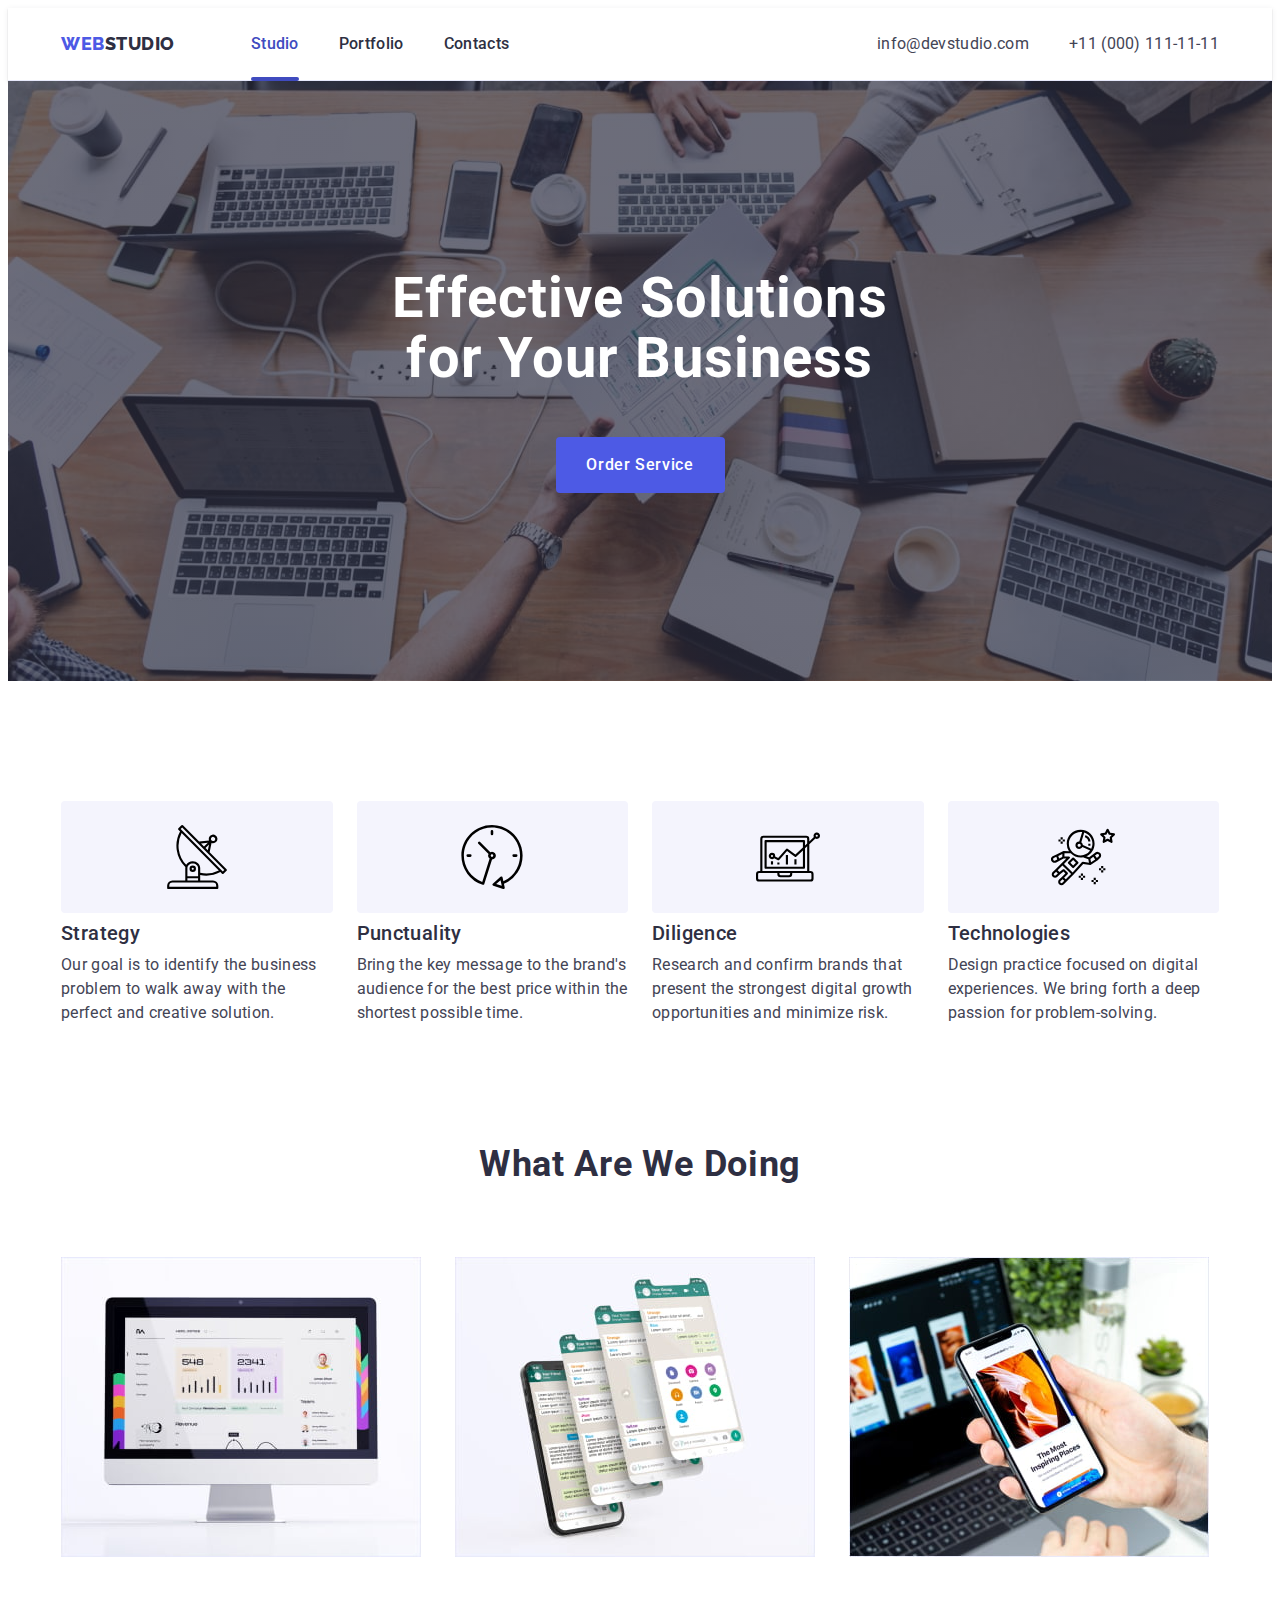
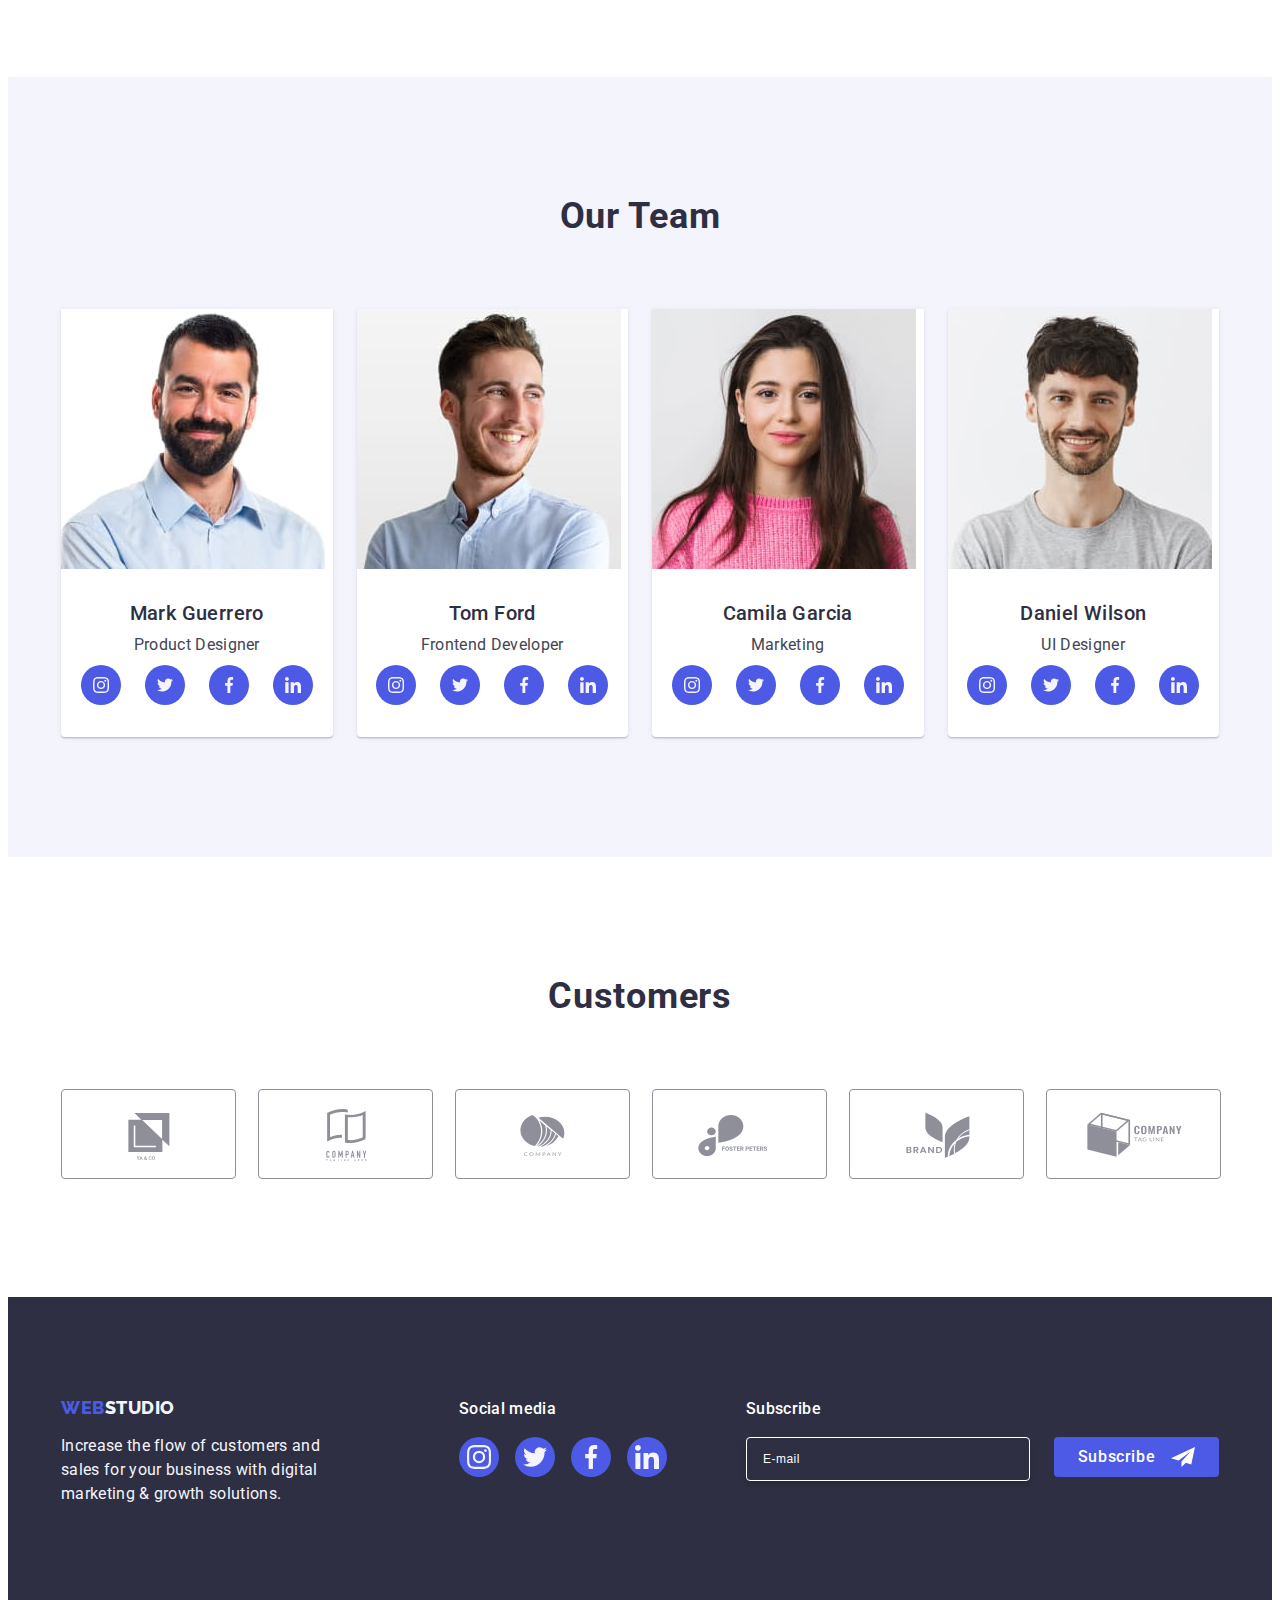
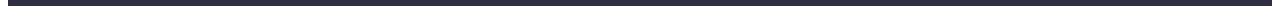
<file: index.html>
<!DOCTYPE html>
<html lang="en">
  <head>
    <meta charset="UTF-8" />
    <meta name="viewport" content="width=device-width, initial-scale=1.0" />
    <link rel="preconnect" href="https://fonts.googleapis.com" />
    <link rel="preconnect" href="https://fonts.gstatic.com" crossorigin />
    <link
      href="https://fonts.googleapis.com/css2?family=Raleway:wght@800&family=Roboto:wght@400;500;700&display=swap"
      rel="stylesheet"
    />
    <link
      rel="stylesheet"
      href="https://cdnjs.cloudflare.com/ajax/libs/modern-normalize/2.0.0/modern-normalize.min.css"
      integrity="sha512-4xo8blKMVCiXpTaLzQSLSw3KFOVPWhm/TRtuPVc4WG6kUgjH6J03IBuG7JZPkcWMxJ5huwaBpOpnwYElP/m6wg=="
      crossorigin="anonymous"
      referrerpolicy="no-referrer"
    />
    <link rel="stylesheet" href="./css/styles.css" />
    <title>WebStudio</title>
  </head>
  <body>
    <header class="header">
      <div class="nav-container container">
        <nav class="nav">
          <a class="logo link" href="./index.html"
            >Web<span class="logo-accent">Studio</span></a
          >
          <ul class="list">
            <li>
              <a class="link-nav link current" href="./index.html">Studio</a>
            </li>
            <li>
              <a class="link-nav link" href="./portfolio.html">Portfolio</a>
            </li>
            <li>
              <a class="link-nav link" href="">Contacts</a>
            </li>
          </ul>
        </nav>
        <address class="contact">
          <ul class="list">
            <li>
              <a class="contacts link" href="mailto:info@devstudio.com"
                >info@devstudio.com</a
              >
            </li>
            <li>
              <a class="contacts link" href="tel:+110001111111"
                >+11 (000) 111-11-11</a
              >
            </li>
          </ul>
        </address>
      </div>
    </header>
    <main>
      <section class="hero">
        <div class="container">
          <h1 class="hero-title">Effective Solutions for Your Business</h1>
          <button type="button" class="btn" data-modal-open>
            Order Service
          </button>
        </div>
      </section>
      <section class="features">
        <div class="container">
          <h2 class="visually-hidden">Features</h2>
          <ul class="features-list list">
            <li class="feature">
              <div class="icon-container">
                <svg class="feature-icon" width="64" height="64">
                  <use href="./images/icons.svg#icon-antenna"></use>
                </svg>
              </div>
              <h3 class="features-title">Strategy</h3>
              <p class="features-text">
                Our goal is to identify the business problem to walk away with
                the perfect and creative solution.
              </p>
            </li>
            <li class="feature">
              <div class="icon-container">
                <svg class="feature-icon" width="64" height="64">
                  <use href="./images/icons.svg#icon-clock"></use>
                </svg>
              </div>
              <h3 class="features-title">Punctuality</h3>
              <p class="features-text">
                Bring the key message to the brand's audience for the best price
                within the shortest possible time.
              </p>
            </li>
            <li class="feature">
              <div class="icon-container">
                <svg class="feature-icon" width="64" height="64">
                  <use href="./images/icons.svg#icon-diagram"></use>
                </svg>
              </div>
              <h3 class="features-title">Diligence</h3>
              <p class="features-text">
                Research and confirm brands that present the strongest digital
                growth opportunities and minimize risk.
              </p>
            </li>
            <li class="feature">
              <div class="icon-container">
                <svg class="feature-icon" width="64" height="64">
                  <use href="./images/icons.svg#icon-astronaut"></use>
                </svg>
              </div>
              <h3 class="features-title">Technologies</h3>
              <p class="features-text">
                Design practice focused on digital experiences. We bring forth a
                deep passion for problem-solving.
              </p>
            </li>
          </ul>
        </div>
      </section>
      <section class="about">
        <div class="container">
          <h2 class="about-title">What are we doing</h2>
          <ul class="about-list list">
            <li class="about-card">
              <img
                src="./images/doings/img-1.jpg"
                alt="monitor"
                height="300"
                width="360"
              />
            </li>
            <li class="about-card">
              <img
                src="./images/doings/img-2.jpg"
                alt="mobile phone and screens"
                height="300"
                width="360"
              />
            </li>
            <li class="about-card">
              <img
                src="./images/doings/img-3.jpg"
                alt="mobile phone and laptop"
                height="300"
                width="360"
              />
            </li>
          </ul>
        </div>
      </section>
      <section class="cards">
        <div class="container">
          <h2 class="team-title">Our Team</h2>
          <ul class="team-list list">
            <li class="card">
              <img
                src="./images/team/team-card-1.jpg"
                alt="photo person 1"
                height="260"
                width="264"
              />
              <div class="card-data">
                <h3 class="card-title team-name">Mark Guerrero</h3>
                <p class="card-text team">Product Designer</p>
                <ul class="social-media-list list">
                  <li class="social-media">
                    <a class="media-link" href="">
                      <svg class="icon" width="16" height="16">
                        <use href="./images/icons.svg#icon-instagram"></use>
                      </svg>
                    </a>
                  </li>
                  <li class="social-media">
                    <a class="media-link" href="">
                      <svg class="icon" width="16" height="16">
                        <use href="./images/icons.svg#icon-twitter"></use>
                      </svg>
                    </a>
                  </li>
                  <li class="social-media">
                    <a class="media-link" href="">
                      <svg class="icon" width="16" height="16">
                        <use href="./images/icons.svg#icon-facebook"></use>
                      </svg>
                    </a>
                  </li>
                  <li class="social-media">
                    <a class="media-link" href="">
                      <svg class="icon" width="16" height="16">
                        <use href="./images/icons.svg#icon-linkedin"></use>
                      </svg>
                    </a>
                  </li>
                </ul>
              </div>
            </li>
            <li class="card">
              <img
                src="./images/team/team-card-2.jpg"
                alt="photo person 2"
                height="260"
                width="264"
              />
              <div class="card-data">
                <h3 class="card-title team-name">Tom Ford</h3>
                <p class="card-text team">Frontend Developer</p>
                <ul class="social-media-list list">
                  <li class="social-media">
                    <a class="media-link" href="">
                      <svg class="icon" width="16" height="16">
                        <use href="./images/icons.svg#icon-instagram"></use>
                      </svg>
                    </a>
                  </li>
                  <li class="social-media">
                    <a class="media-link" href="">
                      <svg class="icon" width="16" height="16">
                        <use href="./images/icons.svg#icon-twitter"></use>
                      </svg>
                    </a>
                  </li>
                  <li class="social-media">
                    <a class="media-link" href="">
                      <svg class="icon" width="16" height="16">
                        <use href="./images/icons.svg#icon-facebook"></use>
                      </svg>
                    </a>
                  </li>
                  <li class="social-media">
                    <a class="media-link" href="">
                      <svg class="icon" width="16" height="16">
                        <use href="./images/icons.svg#icon-linkedin"></use>
                      </svg>
                    </a>
                  </li>
                </ul>
              </div>
            </li>
            <li class="card">
              <img
                src="./images/team/team-card-3.jpg"
                alt="photo person 3"
                height="260"
                width="264"
              />
              <div class="card-data">
                <h3 class="card-title team-name">Camila Garcia</h3>
                <p class="card-text team">Marketing</p>
                <ul class="social-media-list list">
                  <li class="social-media">
                    <a class="media-link" href="">
                      <svg class="icon" width="16" height="16">
                        <use href="./images/icons.svg#icon-instagram"></use>
                      </svg>
                    </a>
                  </li>
                  <li class="social-media">
                    <a class="media-link" href="">
                      <svg class="icon" width="16" height="16">
                        <use href="./images/icons.svg#icon-twitter"></use>
                      </svg>
                    </a>
                  </li>
                  <li class="social-media">
                    <a class="media-link" href="">
                      <svg class="icon" width="16" height="16">
                        <use href="./images/icons.svg#icon-facebook"></use>
                      </svg>
                    </a>
                  </li>
                  <li class="social-media">
                    <a class="media-link" href="">
                      <svg class="icon" width="16" height="16">
                        <use href="./images/icons.svg#icon-linkedin"></use>
                      </svg>
                    </a>
                  </li>
                </ul>
              </div>
            </li>
            <li class="card">
              <img
                src="./images/team/team-card-4.jpg"
                alt="photo person 4"
                height="260"
                width="264"
              />
              <div class="card-data">
                <h3 class="card-title team-name">Daniel Wilson</h3>
                <p class="card-text team">UI Designer</p>
                <ul class="social-media-list list">
                  <li class="social-media">
                    <a class="media-link" href="">
                      <svg class="icon" width="16" height="16">
                        <use href="./images/icons.svg#icon-instagram"></use>
                      </svg>
                    </a>
                  </li>
                  <li class="social-media">
                    <a class="media-link" href="">
                      <svg class="icon" width="16" height="16">
                        <use href="./images/icons.svg#icon-twitter"></use>
                      </svg>
                    </a>
                  </li>
                  <li class="social-media">
                    <a class="media-link" href="">
                      <svg class="icon" width="16" height="16">
                        <use href="./images/icons.svg#icon-facebook"></use>
                      </svg>
                    </a>
                  </li>
                  <li class="social-media">
                    <a class="media-link" href="">
                      <svg class="icon" width="16" height="16">
                        <use href="./images/icons.svg#icon-linkedin"></use>
                      </svg>
                    </a>
                  </li>
                </ul>
              </div>
            </li>
          </ul>
        </div>
      </section>
      <section class="customers">
        <div class="container">
          <h2 class="customers-title">Customers</h2>
          <ul class="list customers-list">
            <li class="customer">
              <a class="customers-link link" href="">
                <svg class="customer-icon" width="104" height="56">
                  <use href="./images/icons.svg#icon-Logo-1"></use>
                </svg>
              </a>
            </li>
            <li class="customer">
              <a class="customers-link link" href="">
                <svg class="customer-icon" width="104" height="56">
                  <use href="./images/icons.svg#icon-Logo-2"></use>
                </svg>
              </a>
            </li>
            <li class="customer">
              <a class="customers-link link" href="">
                <svg class="customer-icon" width="104" height="56">
                  <use href="./images/icons.svg#icon-Logo-3"></use>
                </svg>
              </a>
            </li>
            <li class="customer">
              <a class="customers-link link" href="">
                <svg class="customer-icon" width="104" height="56">
                  <use href="./images/icons.svg#icon-Logo-4"></use>
                </svg>
              </a>
            </li>
            <li class="customer">
              <a class="customers-link link" href="">
                <svg class="customer-icon" width="104" height="56">
                  <use href="./images/icons.svg#icon-Logo-5"></use>
                </svg>
              </a>
            </li>
            <li class="customer">
              <a class="customers-link link" href="">
                <svg class="customer-icon" width="104" height="56">
                  <use href="./images/icons.svg#icon-Logo-6"></use>
                </svg>
              </a>
            </li>
          </ul>
        </div>
      </section>
    </main>
    <footer class="foo">
      <div class="container foo-box">
        <div class="logo-box">
          <a class="logo link" href="./index.html"
            >Web<span class="accent">Studio</span></a
          >
          <p class="foo-text">
            Increase the flow of customers and sales for your business with
            digital marketing & growth solutions.
          </p>
        </div>
        <div>
          <p class="foo-media-text">Social media</p>
          <ul class="list foo-media-list">
            <li class="foo-media">
              <a class="media-link foo-link" href="">
                <svg class="foo-icon" width="24" height="24">
                  <use href="./images/icons.svg#icon-instagram"></use>
                </svg>
              </a>
            </li>
            <li class="foo-media">
              <a class="media-link foo-link" href="">
                <svg class="foo-icon" width="24" height="24">
                  <use href="./images/icons.svg#icon-twitter"></use>
                </svg>
              </a>
            </li>
            <li class="foo-media">
              <a class="media-link foo-link" href="">
                <svg class="foo-icon" width="24" height="24">
                  <use href="./images/icons.svg#icon-facebook"></use>
                </svg>
              </a>
            </li>
            <li class="foo-media">
              <a class="media-link foo-link" href="">
                <svg class="foo-icon" width="24" height="24">
                  <use href="./images/icons.svg#icon-linkedin"></use>
                </svg>
              </a>
            </li>
          </ul>
        </div>
        <div class="subscribe-container">
          <p class="subscribe-title">Subscribe</p>
          <form class="subscribe-form">
            <label class="subscribe-label">
              <input
                type="email"
                name="user-email"
                class="user-email-input"
                placeholder="E-mail"
              />
            </label>
            <button type="submit" class="btn subscribe-btn">
              Subscribe
              <svg class="send" width="24" height="24">
                <use href="./images/icons.svg#icon-send"></use>
              </svg>
            </button>
          </form>
        </div>
      </div>
    </footer>
    <div data-modal class="backdrop is-hidden">
      <div class="modal">
        <button class="close-btn" data-modal-close type="button">
          <svg class="close-icon" width="8" height="8">
            <use href="./images/icons.svg#icon-close"></use>
          </svg>
        </button>
        <p class="modal-title">Leave your contacts and we will call you back</p>
        <form class="modal-form">
          <div class="label-container">
            <label for="user-name" class="user-name-label">Name</label>
            <div class="user-input-container">
              <input
                type="text"
                class="user-name-input"
                id="user-name"
                name="user-name"
              />
              <svg class="user-icon" width="18" height="24">
                <use href="./images/icons.svg#icon-person"></use>
              </svg>
            </div>
          </div>
          <div class="label-container">
            <label for="user-tel" class="user-name-label">Phone</label>
            <div class="user-input-container">
              <input
                type="tel"
                class="user-name-input"
                id="user-tel"
                name="user-tel"
              />
              <svg class="user-icon" width="18" height="24">
                <use href="./images/icons.svg#icon-phone"></use>
              </svg>
            </div>
          </div>
          <div class="label-container">
            <label for="user-email" class="user-name-label">Email</label>
            <div class="user-input-container">
              <input
                type="email"
                class="user-name-input"
                id="user-email"
                name="user-email"
              />
              <svg class="user-icon" width="18" height="24">
                <use href="./images/icons.svg#icon-email"></use>
              </svg>
            </div>
          </div>
          <div class="label-container comment-container">
            <label for="user-comment" class="user-name-label">Comment</label>
            <textarea
              class="user-comment-input"
              name="user-comment"
              id="user-comment"
              placeholder="Text input"
              rows="5"
            ></textarea>
          </div>
          <div class="terms-conditions-container">
            <input
              type="checkbox"
              id="user-privacy"
              value="true"
              name="user-privacy"
              class="privacy-checkbox visually-hidden"
            />
            <label for="user-privacy" class="privacy-label">
              <span class="check-privacy">
                <svg class="check-icon" width="10" height="8">
                  <use href="./images/icons.svg#icon-check"></use>
                </svg>
              </span>
              I accept the terms and conditions of the
              <a href="" class="privacy-accent">Privacy Policy</a>
            </label>
          </div>
          <button type="submit" class="btn">Send</button>
        </form>
      </div>
    </div>
    <script src="./js/modal.js"></script>
  </body>
</html>
</file>
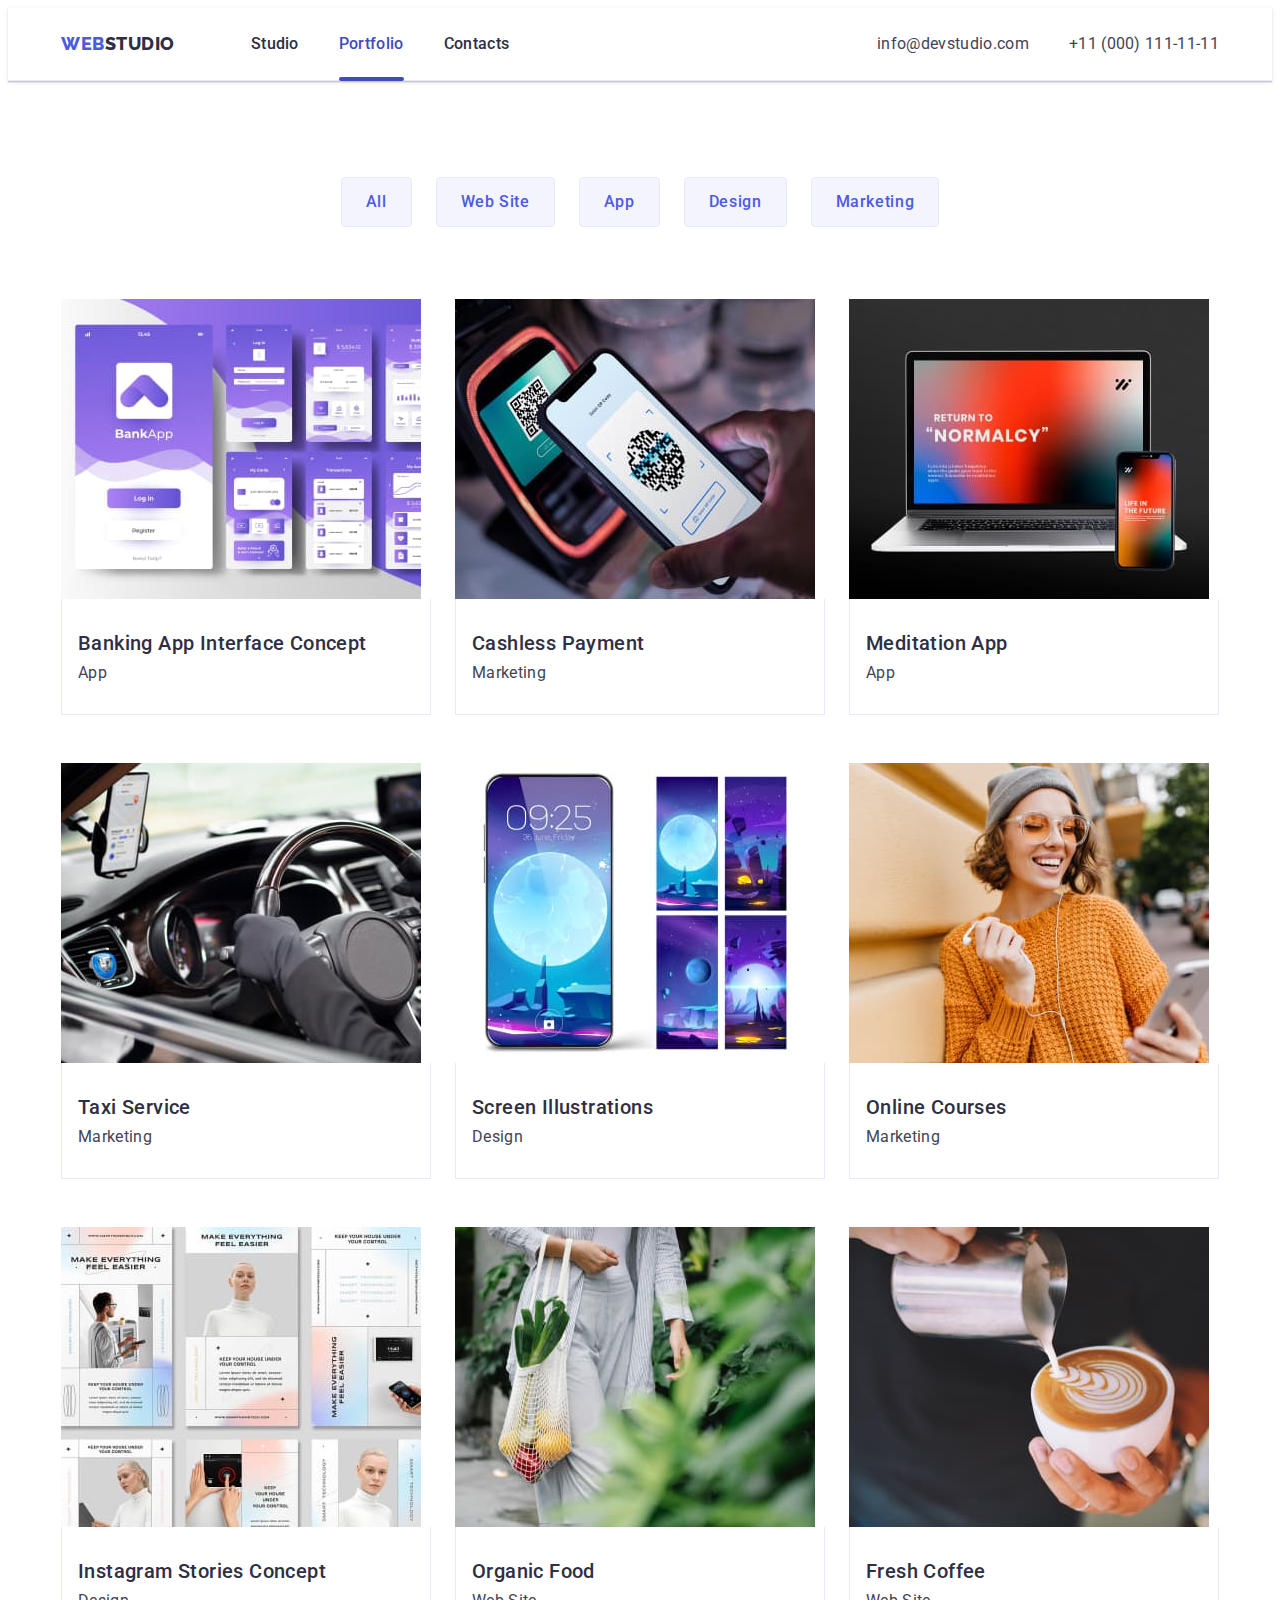
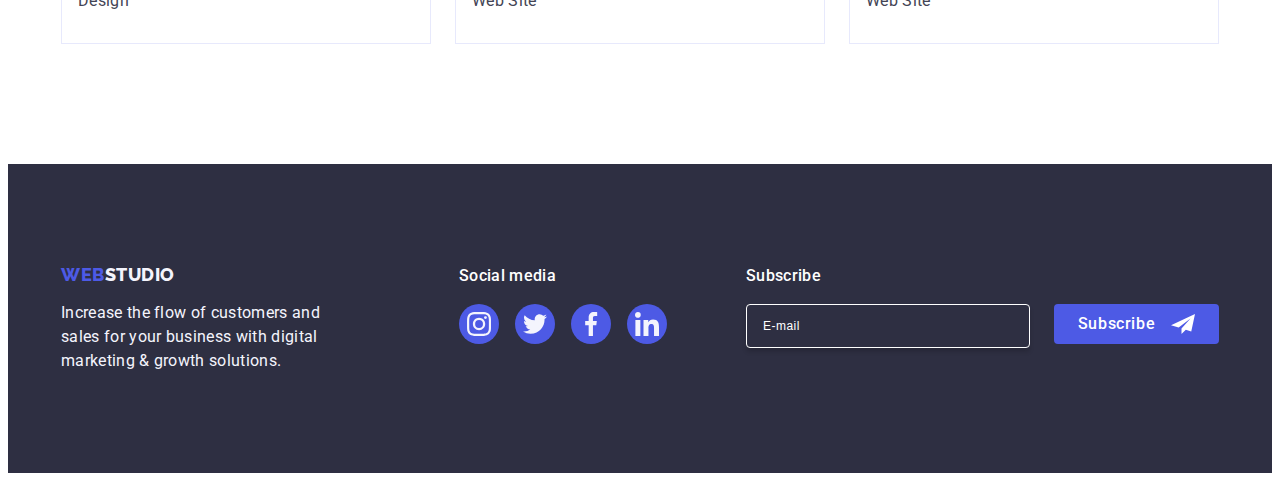
<file: portfolio.html>
<!DOCTYPE html>
<html lang="en">
  <head>
    <meta charset="UTF-8" />
    <meta name="viewport" content="width=device-width, initial-scale=1.0" />
    <link rel="preconnect" href="https://fonts.googleapis.com" />
    <link rel="preconnect" href="https://fonts.gstatic.com" crossorigin />
    <link
      href="https://fonts.googleapis.com/css2?family=Raleway:wght@800&family=Roboto:wght@400;500;700&display=swap"
      rel="stylesheet"
    />
    <link
      rel="stylesheet"
      href="https://cdnjs.cloudflare.com/ajax/libs/modern-normalize/2.0.0/modern-normalize.min.css"
      integrity="sha512-4xo8blKMVCiXpTaLzQSLSw3KFOVPWhm/TRtuPVc4WG6kUgjH6J03IBuG7JZPkcWMxJ5huwaBpOpnwYElP/m6wg=="
      crossorigin="anonymous"
      referrerpolicy="no-referrer"
    />
    <link rel="stylesheet" href="./css/styles.css" />
    <title>Portfolio</title>
  </head>
  <body>
    <header class="header">
      <div class="nav-container container">
        <nav class="nav">
          <a class="logo link" href="./index.html"
            >Web<span class="logo-accent">Studio</span></a
          >
          <ul class="list">
            <li>
              <a class="link-nav link" href="./index.html">Studio</a>
            </li>
            <li>
              <a class="link-nav link current" href="./portfolio.html"
                >Portfolio</a
              >
            </li>
            <li>
              <a class="link-nav link" href="">Contacts</a>
            </li>
          </ul>
        </nav>
        <address class="contact">
          <ul class="list">
            <li>
              <a class="contacts link" href="mailto:info@devstudio.com"
                >info@devstudio.com</a
              >
            </li>
            <li>
              <a class="contacts link" href="tel:+110001111111"
                >+11 (000) 111-11-11</a
              >
            </li>
          </ul>
        </address>
      </div>
    </header>
    <main>
      <section class="portfolio">
        <div class="container">
          <h1 class="visually-hidden">Portfolio</h1>
          <ul class="btn-list list">
            <li>
              <button type="button" class="btn-secondary">All</button>
            </li>
            <li>
              <button type="button" class="btn-secondary">Web Site</button>
            </li>
            <li>
              <button type="button" class="btn-secondary">App</button>
            </li>
            <li>
              <button type="button" class="btn-secondary">Design</button>
            </li>
            <li>
              <button type="button" class="btn-secondary">Marketing</button>
            </li>
          </ul>
          <ul class="portfolio-list list">
            <li class="portfolio-card">
              <a class="link portfolio-link" href="">
                <div class="img-container">
                  <img
                    src="./images/portfolio/img-1.jpg"
                    alt="banking app slides"
                    width="360"
                    height="300"
                  />
                  <p class="overflow">
                    14 Stylish and User-Friendly App Design Concepts · Task
                    Manager App · Calorie Tracker App · Exotic Fruit Ecommerce
                    App · Cloud Storage App
                  </p>
                </div>
                <div class="portfolio-data">
                  <h2 class="card-title">Banking App Interface Concept</h2>
                  <p class="card-text">App</p>
                </div>
              </a>
            </li>
            <li class="portfolio-card">
              <a class="link portfolio-link" href="">
                <div class="img-container">
                  <img
                    src="./images/portfolio/img-2.jpg"
                    alt="cashless payment"
                    width="360"
                    height="300"
                  />
                  <p class="overflow">
                    14 Stylish and User-Friendly App Design Concepts · Task
                    Manager App · Calorie Tracker App · Exotic Fruit Ecommerce
                    App · Cloud Storage App
                  </p>
                </div>
                <div class="portfolio-data">
                  <h2 class="card-title">Cashless Payment</h2>
                  <p class="card-text">Marketing</p>
                </div>
              </a>
            </li>
            <li class="portfolio-card">
              <a class="link portfolio-link" href="">
                <div class="img-container">
                  <img
                    src="./images/portfolio/img-3.jpg"
                    alt="screen meditation app"
                    width="360"
                    height="300"
                  />
                  <p class="overflow">
                    14 Stylish and User-Friendly App Design Concepts · Task
                    Manager App · Calorie Tracker App · Exotic Fruit Ecommerce
                    App · Cloud Storage App
                  </p>
                </div>
                <div class="portfolio-data">
                  <h2 class="card-title">Meditation App</h2>
                  <p class="card-text">App</p>
                </div>
              </a>
            </li>
            <li class="portfolio-card">
              <a class="link portfolio-link" href="">
                <div class="img-container">
                  <img
                    src="./images/portfolio/img-4.jpg"
                    alt="taxi service"
                    width="360"
                    height="300"
                  />
                  <p class="overflow">
                    14 Stylish and User-Friendly App Design Concepts · Task
                    Manager App · Calorie Tracker App · Exotic Fruit Ecommerce
                    App · Cloud Storage App
                  </p>
                </div>
                <div class="portfolio-data">
                  <h2 class="card-title">Taxi Service</h2>
                  <p class="card-text">Marketing</p>
                </div>
              </a>
            </li>
            <li class="portfolio-card">
              <a class="link portfolio-link" href="">
                <div class="img-container">
                  <img
                    src="./images/portfolio/img-5.jpg"
                    alt="screen illustrations"
                    width="360"
                    height="300"
                  />
                  <p class="overflow">
                    14 Stylish and User-Friendly App Design Concepts · Task
                    Manager App · Calorie Tracker App · Exotic Fruit Ecommerce
                    App · Cloud Storage App
                  </p>
                </div>
                <div class="portfolio-data">
                  <h2 class="card-title">Screen Illustrations</h2>
                  <p class="card-text">Design</p>
                </div>
              </a>
            </li>
            <li class="portfolio-card">
              <a class="link portfolio-link" href="">
                <div class="img-container">
                  <img
                    src="./images/portfolio/img-6.jpg"
                    alt="a girl with mobile phone"
                    width="360"
                    height="300"
                  />
                  <p class="overflow">
                    14 Stylish and User-Friendly App Design Concepts · Task
                    Manager App · Calorie Tracker App · Exotic Fruit Ecommerce
                    App · Cloud Storage App
                  </p>
                </div>
                <div class="portfolio-data">
                  <h2 class="card-title">Online Courses</h2>
                  <p class="card-text">Marketing</p>
                </div>
              </a>
            </li>
            <li class="portfolio-card">
              <a class="link portfolio-link" href="">
                <div class="img-container">
                  <img
                    src="./images/portfolio/img-7.jpg"
                    alt="different slides"
                    width="360"
                    height="300"
                  />
                  <p class="overflow">
                    14 Stylish and User-Friendly App Design Concepts · Task
                    Manager App · Calorie Tracker App · Exotic Fruit Ecommerce
                    App · Cloud Storage App
                  </p>
                </div>
                <div class="portfolio-data">
                  <h2 class="card-title">Instagram Stories Concept</h2>
                  <p class="card-text">Design</p>
                </div>
              </a>
            </li>
            <li class="portfolio-card">
              <a class="link portfolio-link" href="">
                <div class="img-container">
                  <img
                    src="./images/portfolio/img-8.jpg"
                    alt="shopping food"
                    width="360"
                    height="300"
                  />
                  <p class="overflow">
                    14 Stylish and User-Friendly App Design Concepts · Task
                    Manager App · Calorie Tracker App · Exotic Fruit Ecommerce
                    App · Cloud Storage App
                  </p>
                </div>
                <div class="portfolio-data">
                  <h2 class="card-title">Organic Food</h2>
                  <p class="card-text">Web Site</p>
                </div>
              </a>
            </li>
            <li class="portfolio-card">
              <a class="link portfolio-link" href="">
                <div class="img-container">
                  <img
                    src="./images/portfolio/img-9.jpg"
                    alt="preparing coffee"
                    width="360"
                    height="300"
                  />
                  <p class="overflow">
                    14 Stylish and User-Friendly App Design Concepts · Task
                    Manager App · Calorie Tracker App · Exotic Fruit Ecommerce
                    App · Cloud Storage App
                  </p>
                </div>
                <div class="portfolio-data">
                  <h2 class="card-title">Fresh Coffee</h2>
                  <p class="card-text">Web Site</p>
                </div>
              </a>
            </li>
          </ul>
        </div>
      </section>
    </main>
    <footer class="foo">
      <div class="container foo-box">
        <div class="logo-box">
          <a class="logo link" href="./index.html"
            >Web<span class="accent">Studio</span></a
          >
          <p class="foo-text">
            Increase the flow of customers and sales for your business with
            digital marketing & growth solutions.
          </p>
        </div>
        <div>
          <p class="foo-media-text">Social media</p>
          <ul class="list foo-media-list">
            <li class="foo-media">
              <a class="media-link foo-link" href="">
                <svg class="foo-icon" width="24" height="24">
                  <use href="./images/icons.svg#icon-instagram"></use>
                </svg>
              </a>
            </li>
            <li class="foo-media">
              <a class="media-link foo-link" href="">
                <svg class="foo-icon" width="24" height="24">
                  <use href="./images/icons.svg#icon-twitter"></use>
                </svg>
              </a>
            </li>
            <li class="foo-media">
              <a class="media-link foo-link" href="">
                <svg class="foo-icon" width="24" height="24">
                  <use href="./images/icons.svg#icon-facebook"></use>
                </svg>
              </a>
            </li>
            <li class="foo-media">
              <a class="media-link foo-link" href="">
                <svg class="foo-icon" width="24" height="24">
                  <use href="./images/icons.svg#icon-linkedin"></use>
                </svg>
              </a>
            </li>
          </ul>
        </div>
        <div class="subscribe-container">
          <p class="subscribe-title">Subscribe</p>
          <form class="subscribe-form">
            <label class="subscribe-label">
              <input
                type="email"
                name="user-email"
                class="user-email-input"
                placeholder="E-mail"
              />
            </label>
            <button type="submit" class="btn subscribe-btn">
              Subscribe
              <svg class="send" width="24" height="24">
                <use href="./images/icons.svg#icon-send"></use>
              </svg>
            </button>
          </form>
        </div>
      </div>
    </footer>
    <script src="./js/modal.js"></script>
  </body>
</html>
</file>
<file: css/styles.css>
:root {
  /* Colors */
  --active-states-color: #4d5ae5;
  --pressed-state-color: #404bbf;
  --dark-color: #2e2f42;
  --success-color: #31d0aa;
  --text-color: #434455;
  --subtle-text-color: #8e8f99;
  --subtle-background-color: #e7e9fc;
  --light-background-color: #f4f4fd;
  --modal-color: #2e2f42;
  --hero-background-color: #2e2f42;
  --white-background-color: #ffffff;
  --modal-background-color: #fcfcfc;
}

body {
  font-family: "Roboto", sans-serif;
  color: var(--text-color);
  background-color: var(--white-background-color);
}

h1,
h2,
h3,
h4,
h5,
h6,
p {
  margin: 0;
}

ul,
ol {
  margin: 0;
}

a {
  text-decoration: none;
  color: var(--text-color);
}

img {
  display: block;
}

.icon {
  fill: var(--light-background-color)
}

.logo-accent {
  color: var(--hero-background-color);
}

address {
  font-style: normal;
  margin-left: auto;
}

address a:hover,
address a:focus {
  color: var(--active-states-color);
}

header nav .logo {
  text-transform: uppercase;
  color: var(--active-states-color);
  font-family: Raleway, sans-serif;
  font-size: 18px;
  font-weight: 800;
  line-height: 1.17;
  letter-spacing: 0.03em;
  margin-right: 76px;
}

.header {
  border-bottom: 1px solid var(--subtle-background-color);
  box-shadow: 0px 2px 1px rgba(46, 47, 66, 0.08), 0px 1px 1px rgba(46, 47, 66, 0.16), 0px 1px 6px rgba(46, 47, 66, 0.08);
}

.nav-container {
  display: flex;
  align-items: center;
}

.container {
  width: 1158px;
  margin: 0 auto;
  padding: 0 15px;
}

.nav {
  display: flex;
  align-items: center;
}

.list {
  margin-right: o;
  margin-left: 0;
  padding-left: 0;
  list-style: none;
  display: flex;
  gap: 40px;
}

.link {
  text-decoration: none;
}

.link-nav {
  position: relative;
  display: block;
  color: var(--dark-color);
  font-weight: 500;
  line-height: 1.5;
  letter-spacing: 0.02em;
  padding: 24px 0;
  transition: color 250ms cubic-bezier(0.4, 0, 0.2, 1)
}

.link-nav:hover,
.link-nav:focus {
  color: var(--pressed-state-color);
}

.current {
color: var(--pressed-state-color);

}
.current::after {
  content: '';
  position: absolute;
  color: var(--pressed-state-color);
  left: 0; 
  bottom: -1px; 
  height: 4px; 
  width: 100%;
  background-color: var(--pressed-state-color);
  border-radius: 2px;
}

.contacts {
  line-height: 1.5;
  letter-spacing: 0.02em;
  display: flex;
  gap: 40px;
  transition: color 250ms cubic-bezier(0.4, 0, 0.2, 1); 
}

.contacts:hover,
.contacts:focus {
  color: var(--pressed-state-color);
}

.hero {
  max-width: 1440px; 
  background-color: var(--dark-color);
  background-image: linear-gradient(rgba(46, 47, 66, 0.7), 
  rgba(46, 47, 66, 0.7)), url(../images/hero/people-office.jpg);
  background-repeat: no-repeat;
  background-size: cover; 
  background-position: center;
  padding: 188px 0;
  margin: 0 auto;
}

.hero-title {
  font-size: 56px;
  line-height: 1.07;
  text-align: center;
  letter-spacing: 0.02em;
  color: var(--white-background-color);
  max-width: 496px;
  margin-right: auto;
  margin-left: auto;
  margin-bottom: 48px;
}

.btn {
  margin-right: auto;
  margin-left: auto;
  cursor: pointer;
  background-color: var(--active-states-color);
  font-family: "Roboto", sans-serif;
  font-weight: 500;
  font-size: 16px;
  letter-spacing: 0.04em;
  line-height: 1.5;
  color: var(--white-background-color);
  display: block;
  min-width: 169px;
  height: 56px;
  border: none;
  background-color: var(--active-states-color);
  border-radius: 4px;
  transition: background-color 250ms cubic-bezier(0.4, 0, 0.2, 1); 
}

.btn:hover,
.btn:focus {
  background-color: var(--pressed-state-color);
  color: var(--white-background-color);
}

.btn-secondary {
  font-family: "Roboto", sans-serif;
  font-weight: 500;
  font-size: 16px;
  line-height: 1.5;
  letter-spacing: 0.04em;
  color: var(--active-states-color);
  background-color: var(--light-background-color);
  cursor: pointer;
  padding: 12px 24px;
  border: 1px solid var(--subtle-background-color);
  border-radius: 4px;
  transition: color 250ms cubic-bezier(0.4, 0, 0.2, 1), background-color 250ms cubic-bezier(0.4, 0, 0.2, 1), border-color 250ms cubic-bezier(0.4, 0, 0.2, 1), box-shadow 250ms cubic-bezier(0.4, 0, 0.2, 1);

}
.btn-secondary:hover,
.btn-secondary:focus {
  background-color: var(--pressed-state-color);
  color: var(--white-background-color);
  border: 1px solid transparent;
  box-shadow: 0px 3px 1px rgba(0, 0, 0, 0.1), 0px 2px 1px rgba(0, 0, 0, 0.08), 0px 2px 2px rgba(0, 0, 0, 0.12); 
}

.features {
  padding: 120px 0;
}

.visually-hidden {
  position: absolute;
  width: 1px;
  height: 1px;
  margin: -1px;
  border: 0;
  padding: 0;
  white-space: nowrap;
  clip-path: inset(100%);
  clip: rect(0 0 0 0);
  overflow: hidden;
}

.icon-container {
  display: flex;
  align-items: center;
  justify-content: center; 
  height: 112px; 
  background-color: var(--light-background-color);
  border-radius: 4px;
  margin-bottom: 8px;  
}



.features-title {
  font-weight: 500;
  font-size: 20px;
  line-height: 1.2;
  letter-spacing: 0.02em;
  color: var(--dark-color);
  margin-bottom: 8px;
}

.features-text {
  line-height: 1.5;
  letter-spacing: 0.02em;
}

.features-list {
  gap: 24px;
}

.feature {
  width: calc((100% - 72px) / 4);
}

.about {
  padding-bottom: 120px;
}

.about-title {
  font-size: 36px;
  line-height: 1.11;
  text-align: center;
  letter-spacing: 0.02em;
  text-transform: capitalize;
  color: var(--dark-color);
  margin-bottom: 72px;
}

.about-list {
  gap: 24px;
}

.about-card {
  width: calc((100% - 48px) / 3);
}

.cards {
  background-color: var(--light-background-color);
  padding: 120px 0;
}

.team-title {
  font-size: 36px;
  line-height: 1.11;
  text-align: center;
  letter-spacing: 0.02em;
  text-transform: capitalize;
  color: var(--dark-color);
  margin-bottom: 72px;
}

.team-list {
  gap: 24px;
}

.card {
  background-color: var(--white-background-color);
  width: calc((100% - 72px) / 4);
  border-radius: 0px 0px 4px 4px;
  box-shadow: 0px 1px 6px rgba(46, 47, 66, 0.08), 0px 1px 1px rgba(46, 47, 66, 0.16), 0px 2px 1px rgba(46, 47, 66, 0.08); 
}

.card-data {
  padding: 32px 0;
}

.social-media-list {
  display: flex;
  justify-content: center; 
  gap: 24px; 
}

.social-media {
  width: 40px; 
  height: 40px;
  transition: background-color 250ms cubic-bezier(0.4, 0, 0.2, 1);

}

.media-link {
  width: 100%;
  height: 100%;
  background-color: var(--active-states-color);
  border-radius: 50%;
  display: flex; 
  align-items: center;
  justify-content: center; 
  transition: background-color 250ms cubic-bezier(0.4, 0, 0.2, 1); 
}

.media-link:hover,
.media-link:focus {
  background-color: var(--pressed-state-color);
}

.card-title {
  color: var(--dark-color);
  font-size: 20px;
  font-weight: 500;
  letter-spacing: 0.4px;
  line-height: 1.2;
  margin-bottom: 8px;
}

.card-text {
  line-height: 1.2;
  letter-spacing: 0.02em;
}

.team-name {
  text-align: center;
}

.team {
  line-height: 1.5;
  text-align: center;
  margin-bottom: 8px;
}

.customers {
  padding: 120px 0;
  margin: 0 auto;
}

.customers-title {
  font-size: 36px;
  line-height: 1.11;
  text-align: center;
  letter-spacing: 0.02em;
  text-transform: capitalize;
  color: var(--dark-color);
  margin-bottom: 72px;
}

.customers-list {
  gap: 24px; 
}

.customer {
  width: calc((100% - 120px) / 6); 
  height: 88px;
}

.customers-link {
  width: 100%;
  height: 100%;
  border: 1px solid var(--subtle-text-color);
  border-radius: 4px;
  display: flex; 
  align-items: center; 
  justify-content: center; 
  color: var(--subtle-text-color);
  transition: border-color 250ms cubic-bezier(0.4, 0, 0.2, 1), color 250ms cubic-bezier(0.4, 0, 0.2, 1); 
}

.customers-link:hover,
.customers-link:focus {
color: var(--pressed-state-color);
border-color: var(--pressed-state-color);
}

.customer-icon {
  fill: currentColor;
}

.foo {
  background-color: var(--dark-color);
  padding: 100px 0;
}

.foo-box {
  display: flex;
  flex-shrink: 0;
  align-items: baseline;
  justify-content: space-between;
}

.logo-box {
  margin-right: 120px;
}

footer a {
  font-family: "Raleway", sans-serif;
  font-weight: 800;
  font-size: 18px;
  line-height: 1.17;
  letter-spacing: 0.03em;
  color: var(--active-states-color);
  text-transform: uppercase;
  display: inline-block;
  margin-bottom: 16px;
}

.foo-media-text {
  font-weight: 500;
  line-height: 1.5;
  letter-spacing: 0.02em;
  color: var(--white-background-color);
  margin-bottom: 16px; 
}

.foo-media-list {
  display: flex;
  gap: 16px; 

}

.foo-media {
  width: 40px;
  height: 40px;
  transition: background-color 250ms cubic-bezier(0.4, 0, 0.2, 1); 
}

.accent {
  color: var(--light-background-color);
}

.foo-text {
  line-height: 1.5;
  letter-spacing: 0.02em;
  color: var(--light-background-color);
  max-width: 264px;
}

.foo-icon {
  fill: var(--light-background-color);
}

.foo-link:hover,
.foo-link:focus {
background-color: var(--success-color);
}

.subscribe-container {
margin-left: 65px;
}

.subscribe-title {
  margin-bottom: 16px; 
  font-weight: 500; 
  font-size: 16px;
  line-height: 1.5; 
  letter-spacing: 0.02em;
  color: var(--white-background-color);
}

.subscribe-form {
  display: flex;
  gap: 24px;
}

.user-email-input {
  width: 264px; 
  height: 40px; 
  border: 1px solid var(--white-background-color); 
  background-color: transparent; 
  font-size: 12px; 
  line-height: 1.5; 
  letter-spacing: 0.04em; 
  padding-left: 16px; 
  box-shadow: 0px 4px 4px 0px rgba(0, 0, 0, 0.15); 
  border-radius: 4px; 
  color: var(--white-background-color);
}

.user-email-input::placeholder {
  color: var(--white-background-color);
}

.send {
  margin-left: 16px; 
  fill: var(--white-background-color);
}

.subscribe-btn {
  display: flex;
  justify-content: center; 
  align-items: center;
  min-width: 165px; 
  height: 40px; 
}

.backdrop {
  position: fixed;
  top: 0;
  left: 0;
  width: 100%;
  height: 100%;
  background-color: rgba(46, 47, 66, 0.4);
  transition: opacity 250ms cubic-bezier(0.4, 0, 0.2, 1), visibility 250ms cubic-bezier(0.4, 0, 0.2, 1);
}

.is-hidden {
  opacity: 0;
  visibility: hidden; 
  pointer-events: none; 
}

.modal {
  position: absolute;
  top: 50%; 
  left: 50%;
  transform: translate(-50%, -50%) scale(1); 
  width: 408px; 
  min-height: 584px;
  padding: 72px 24px 24px 24px;
  background: var(--modal-background-color);
  box-shadow: 0px 1px 1px rgba(0, 0, 0, 0.14), 0px 1px 3px rgba(0, 0, 0, 0.12), 0px 2px 1px rgba(0, 0, 0, 0.2);
  border-radius: 4px; 
  transition: transform 250ms cubic-bezier(0.4, 0, 0.2, 1); 
}

.close-btn {
  position: absolute; 
  top: 24px; 
  right: 24px;
  width: 24px; 
  height: 24px;
  border-radius: 50%; 
  display: flex;
  align-items: center;
  justify-content: center;
  background-color: var(--subtle-background-color);
  border: 1px solid rgba(0, 0, 0, 0.1); 
  padding: 0; 
  cursor: pointer;
  transition: background-color 250ms cubic-bezier(0.4, 0, 0.2, 1), border 250ms cubic-bezier(0.4, 0, 0.2, 1);
}

.close-btn:hover,
.close-btn:focus {
  background-color: var(--pressed-state-color);
  border: none;
  fill: var(--white-background-color); 
}

.close-icon {
  transition: fill 250ms cubic-bezier(0.4, 0, 0.2, 1); 
}

.modal-title {
  font-weight: 500; 
  font-size: 16px; 
  line-height: 1.5; 
  text-align: center; 
  letter-spacing: 0.02em; 
  color: var(--modal-color);
  margin-bottom: 16px; 
}

.label-container {
  margin-bottom: 8px; 
}

.user-name-label {
  font-size: 12px; 
  line-height: 1.17; 
  letter-spacing: 0.04em; 
  color: var(--subtle-text-color);
  display: block;
  margin-bottom: 4px;
}

.user-input-container {
  position: relative;
}

.user-name-input {
  width: 100%; 
  height: 40px;
  border: 1px solid rgba(46, 47, 66, 0.4); 
  border-radius: 4px; 
  background-color: transparent; 
  padding-left: 38px; 
  outline: transparent; 
  transition: border-color 250ms cubic-bezier(0.4, 0, 0.2, 1);
}

.user-name-input:focus {
  border-color: var(--active-states-color); 
}

.user-icon {
  position: absolute;
  left: 16px;
  top: 50%; 
  transform: translateY(-50%); 
  transition: fill 250ms cubic-bezier(0.4, 0, 0.2, 1); 
}

.user-name-input:focus + .user-icon {
  fill: var(--active-states-color);
  
}

.user-comment-input {
width: 100%;
height: 120px; 
font-size: 12px; 
line-height: 1.17; 
letter-spacing: 0.04em; 
color: rgba(46, 47, 66, 0.4); 
border: 1px solid rgba(46, 47, 66, 0.4);
border-radius: 4px; 
background-color: transparent; 
padding: 8px 16px; 
outline: transparent; 
resize: none; 
transition: border-color 250ms cubic-bezier(0.4, 0, 0.2, 1); 
}

.user-comment-input:focus {
  border-color: var(--active-states-color);
}

.comment-container {
  margin-bottom: 16px;
}

.terms-conditions-container {
  margin-bottom: 24px; 
}

.privacy-label {
  display: block; 
  font-size: 12px;
  line-height: 1.17; 
  letter-spacing: 0.04em; 
  color: var(--subtle-text-color);
}

.check-privacy {
  width: 16px; 
  height: 16px;
  border: 1px solid rgba(46, 47, 66, 0.4); 
  border-radius: 2px; 
  transition: background-color 250ms cubic-bezier(0.4, 0, 0.2, 1), border 250ms cubic-bezier(0.4, 0, 0.2, 1), fill 250ms cubic-bezier(0.4, 0, 0.2, 1);
  display: inline-flex;
  align-items: center; 
  justify-content: center; 
  fill: transparent; 
}

input[type='checkbox']:checked + .privacy-label > .check-privacy {
  border: none;
  background-color: var(--pressed-state-color);
  fill: var(--light-background-color);
}

.privacy-accent {
  color: var(--active-states-color);
}

.portfolio {
  padding-top: 96px;
  padding-bottom: 120px;
}

.btn-list {
  justify-content: center;
  gap: 24px;
  margin-bottom: 72px;
}

.portfolio-list {
  flex-wrap: wrap;
  column-gap: 24px;
  row-gap: 48px;
}

.portfolio-link {
  display: block;
  transition: box-shadow 250ms cubic-bezier(0.4, 0, 0.2, 1);
  transform: translateY(0%);
}
.portfolio-link:hover,
.portfolio-link:focus {
  box-shadow: 0px 1px 6px rgba(46, 47, 66, 0.08), 0px 1px 1px rgba(46, 47, 66, 0.16), 0px 2px 1px rgba(46, 47, 66, 0.08); 
  transform: translateY(0%);
}

.portfolio-link:hover .overflow,
.portfolio-link:focus .overflow {
  transform: translateY(0%);
}

.portfolio-card {
  width: calc((100% - 48px) / 3);
}

.img-container {
  position: relative;
  overflow: hidden;
}

.portfolio-data {
  padding: 32px 16px;
  border: 1px solid var(--subtle-background-color);
  border-top: none;
}

.overflow {
  position: absolute; 
  top: 0; 
  font-size: 16px; 
  line-height: 1.5; 
  letter-spacing: 0.02em;
  color: var(--light-background-color);
  padding: 40px 32px; 
  background-color: var(--active-states-color);
  height: 100%;
  width: 100%; 
  transform: translateY(100%);
  transform: 250ms cubic-bezier(0.4, 0, 0.2, 1); 
  transition: transform 250ms cubic-bezier(0.4, 0, 0.2, 1);
}
</file>
